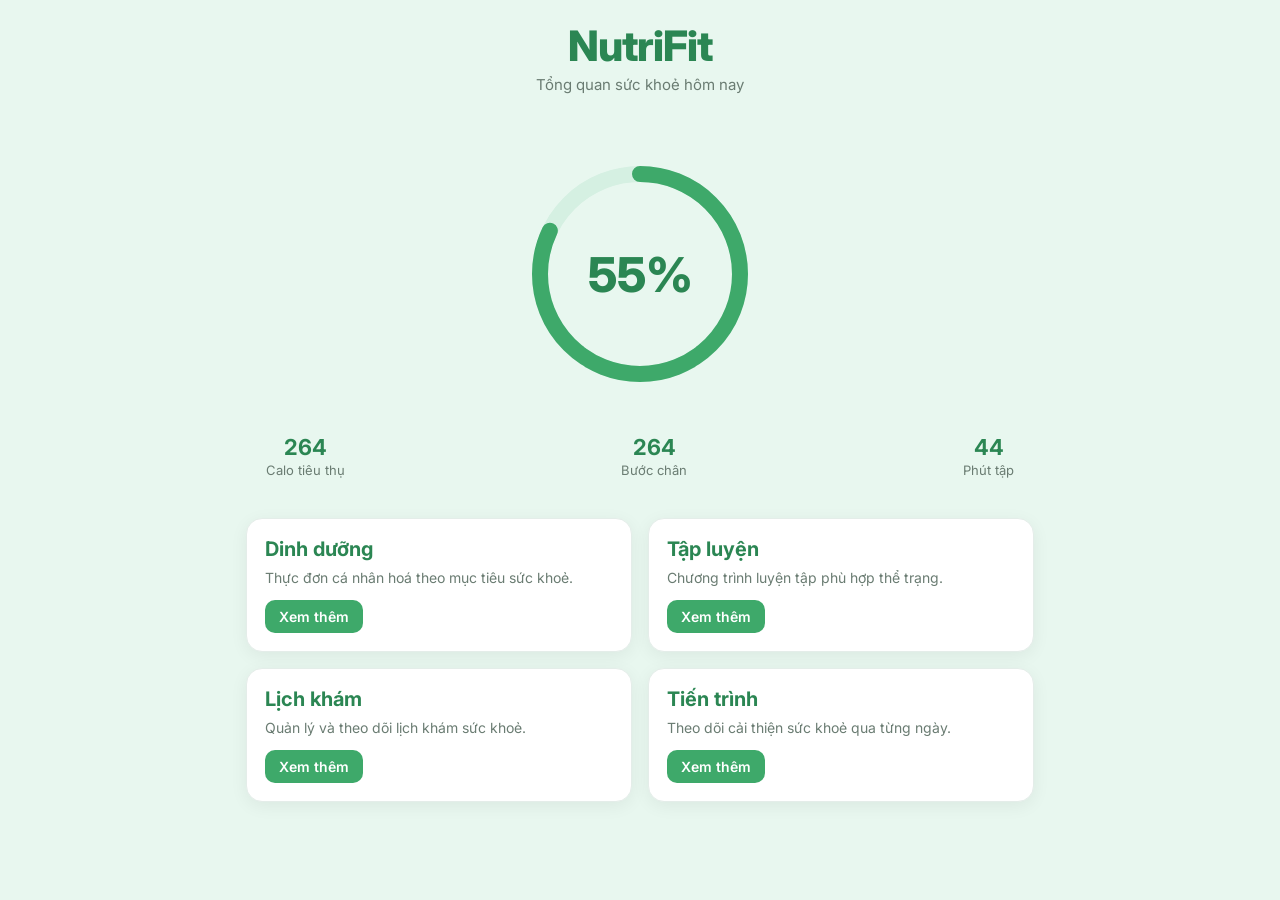
<file: index.html>
<!DOCTYPE html>
<html lang="vi">
<head>
<meta charset="utf-8">
<meta name="viewport" content="width=device-width, initial-scale=1">
<title>NutriFit – Tổng quan sức khoẻ</title>

<link href="https://fonts.googleapis.com/css2?family=Inter:wght@300;400;600;700;800&display=swap" rel="stylesheet">

<style>
:root{
  --green-100:#e8f7ef;
  --green-200:#d5f0e2;
  --green-400:#7ac89a;
  --green-600:#3ea96a;
  --green-700:#2b8653;

  --text:#1f2d26;
  --muted:#6a7c72;
  --card:#ffffff;
  --line:#e4ede9;

  --shadow:0 4px 18px rgba(0,0,0,0.06);
}

*{box-sizing:border-box; margin:0; padding:0;}
body{
  font-family:"Inter", sans-serif;
  background:var(--green-100);
  color:var(--text);
}

/* header */
header{
  padding:20px 16px 10px;
  display:flex;
  flex-direction:column;
  align-items:center;
}
.brand{
  font-size:42px;
  font-weight:800;
  color:var(--green-700);
  letter-spacing:-1px;
}
.subtitle{
  font-size:15px;
  color:var(--muted);
  margin-top:4px;
}

/* main wrapper */
.main{
  padding:20px 16px 40px;
  max-width:820px;
  margin:auto;
}

/* PROGRESS RING */
.ring-box{
  width:260px; height:260px;
  margin:20px auto 30px;
  position:relative;
}
svg{
  width:100%; height:100%;
  transform:rotate(-90deg);
}
.track{
  stroke:var(--green-200);
  stroke-width:16;
}
.progress{
  stroke:var(--green-600);
  stroke-width:16;
  stroke-linecap:round;
  transition:stroke-dashoffset 1.5s ease;
}

/* center text */
.center-text{
  position:absolute;
  top:50%; left:50%;
  transform:translate(-50%,-50%);
  display:flex;
  flex-direction:column;
  align-items:center;
}
.percent{
  font-size:48px;
  font-weight:800;
  color:var(--green-700);
}

/* STATS */
.stats{
  display:flex;
  justify-content:space-between;
  margin-top:16px;
  padding:0 20px;
}
.stat{
  text-align:center;
}
.stat-value{
  font-size:22px;
  font-weight:700;
  color:var(--green-700);
}
.stat-label{
  font-size:13px;
  color:var(--muted);
  margin-top:2px;
}

/* GRID FEATURES */
.grid{
  margin-top:40px;
  display:grid;
  grid-template-columns:repeat(2,1fr);
  gap:16px;
}
.card{
  background:var(--card);
  border-radius:16px;
  padding:18px;
  box-shadow:var(--shadow);
  border:1px solid var(--line);
}
.card h3{
  color:var(--green-700);
  font-size:20px;
  margin-bottom:6px;
}
.card p{
  font-size:14px;
  color:var(--muted);
  line-height:1.5;
  margin-bottom:12px;
}
.btn{
  padding:8px 14px;
  background:var(--green-600);
  color:white;
  font-weight:600;
  border-radius:10px;
  text-decoration:none;
  font-size:14px;
  display:inline-block;
}

@media(max-width:600px){
  .grid{grid-template-columns:1fr;}
  .stats{flex-direction:column; gap:14px;}
}
</style>

</head>
<body>

<header>
  <div class="brand">NutriFit</div>
  <div class="subtitle">Tổng quan sức khoẻ hôm nay</div>
</header>

<div class="main">

  <!-- PROGRESS RING -->
  <div class="ring-box">
    <svg>
      <circle class="track" cx="130" cy="130" r="100" fill="none"/>
      <circle class="progress" cx="130" cy="130" r="100" fill="none"/>
    </svg>

    <div class="center-text">
      <div class="percent" id="percentNum">0%</div>
    </div>
  </div>

  <!-- STATS -->
  <div class="stats">
    <div class="stat">
      <div class="stat-value" id="calories">0</div>
      <div class="stat-label">Calo tiêu thụ</div>
    </div>
    <div class="stat">
      <div class="stat-value" id="steps">0</div>
      <div class="stat-label">Bước chân</div>
    </div>
    <div class="stat">
      <div class="stat-value" id="minutes">0</div>
      <div class="stat-label">Phút tập</div>
    </div>
  </div>

  <!-- FEATURE CARDS -->
  <div class="grid">
    <div class="card">
      <h3>Dinh dưỡng</h3>
      <p>Thực đơn cá nhân hoá theo mục tiêu sức khoẻ.</p>
      <a class="btn" href="nutrition.html">Xem thêm</a>
    </div>

    <div class="card">
      <h3>Tập luyện</h3>
      <p>Chương trình luyện tập phù hợp thể trạng.</p>
      <a class="btn" href="workout.html">Xem thêm</a>
    </div>

    <div class="card">
      <h3>Lịch khám</h3>
      <p>Quản lý và theo dõi lịch khám sức khoẻ.</p>
      <a class="btn" href="my-appointments.html">Xem thêm</a>
    </div>

    <div class="card">
      <h3>Tiến trình</h3>
      <p>Theo dõi cải thiện sức khoẻ qua từng ngày.</p>
      <a class="btn" href="progress.html">Xem thêm</a>
    </div>
  </div>

</div>

<script>
// Progress ring animation
const ring = document.querySelector(".progress");
const radius = 100;
const circumference = 2 * Math.PI * radius;
ring.style.strokeDasharray = circumference;
ring.style.strokeDashoffset = circumference;

const targetPercent = 82; // % hoàn thành

setTimeout(() => {
  const offset = circumference - (targetPercent / 100) * circumference;
  ring.style.strokeDashoffset = offset;
}, 300);

// Animate % number
let p = 0;
const pEl = document.getElementById("percentNum");
const pInterval = setInterval(() => {
  p++;
  pEl.textContent = p + "%";
  if (p >= targetPercent) clearInterval(pInterval);
}, 20);

// Stats counter
function counter(id, target, speed){
  let val = 0;
  const el = document.getElementById(id);
  const t = setInterval(() => {
    val++;
    el.textContent = val.toLocaleString();
    if(val >= target) clearInterval(t);
  }, speed);
}

counter("calories", 1800, 1);
counter("steps", 9500, 1);
counter("minutes", 60, 25);
</script>

</body>
</html>
</file>
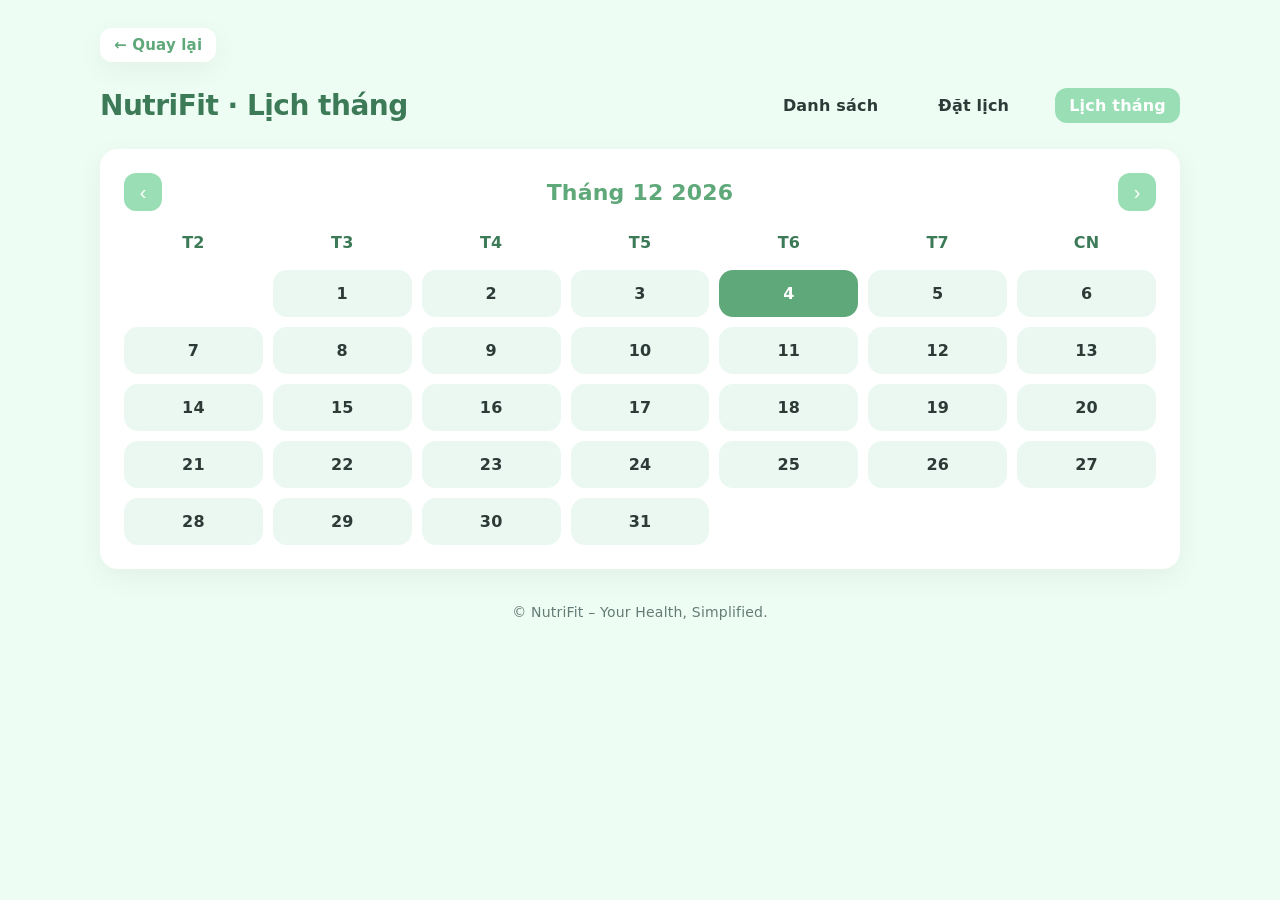
<file: calendar.html>
<!DOCTYPE html>
<html lang="vi">
<head>
  <meta charset="UTF-8" />
  <meta name="viewport" content="width=device-width, initial-scale=1.0" />
  <title>Lịch tháng · NutriFit</title>
  <link rel="stylesheet" href="style.css">
</head>

<body>
  <div class="container">

    <!-- BACK BUTTON -->
    <div class="back-btn" onclick="history.back()">← Quay lại</div>

    <!-- HEADER -->
    <header class="header">
      <div class="brand">NutriFit · Lịch tháng</div>
      <nav class="nav">
        <a href="my-appointments.html">Danh sách</a>
        <a href="book.html">Đặt lịch</a>
        <a href="calendar.html" class="active">Lịch tháng</a>
      </nav>
    </header>

    <!-- CALENDAR WRAPPER -->
    <div class="calendar-card">
      <div class="calendar-header">
        <button id="prev" class="cal-btn">‹</button>
        <div id="monthYear" class="month-title"></div>
        <button id="next" class="cal-btn">›</button>
      </div>

      <div class="calendar-grid" id="calendar"></div>
    </div>

    <footer class="footer">© NutriFit – Your Health, Simplified.</footer>
  </div>

<script>
const monthYearEl = document.getElementById("monthYear");
const calendarEl = document.getElementById("calendar");

let current = new Date();

function renderCalendar() {
  const year = current.getFullYear();
  const month = current.getMonth();

  const firstDay = new Date(year, month, 1).getDay();
  const lastDate = new Date(year, month + 1, 0).getDate();

  const monthNames = ["Tháng 1","Tháng 2","Tháng 3","Tháng 4","Tháng 5","Tháng 6",
                      "Tháng 7","Tháng 8","Tháng 9","Tháng 10","Tháng 11","Tháng 12"];

  monthYearEl.textContent = `${monthNames[month]} ${year}`;

  calendarEl.innerHTML = `
    <div class="dow">T2</div>
    <div class="dow">T3</div>
    <div class="dow">T4</div>
    <div class="dow">T5</div>
    <div class="dow">T6</div>
    <div class="dow">T7</div>
    <div class="dow">CN</div>
  `;

  let blanks = (firstDay + 6) % 7; // Convert Sunday=0 → last
  for (let i = 0; i < blanks; i++) {
    calendarEl.innerHTML += `<div class="day empty"></div>`;
  }

  const today = new Date();
  const todayYMD = `${today.getFullYear()}-${today.getMonth()}-${today.getDate()}`;

  for (let d = 1; d <= lastDate; d++) {
    const isToday = todayYMD === `${year}-${month}-${d}`;

    calendarEl.innerHTML += `
      <div class="day ${isToday ? "today" : ""}">
        ${d}
      </div>`;
  }
}

document.getElementById("prev").onclick = () => {
  current.setMonth(current.getMonth() - 1);
  renderCalendar();
};

document.getElementById("next").onclick = () => {
  current.setMonth(current.getMonth() + 1);
  renderCalendar();
};

renderCalendar();
</script>

</body>
</html>
</file>
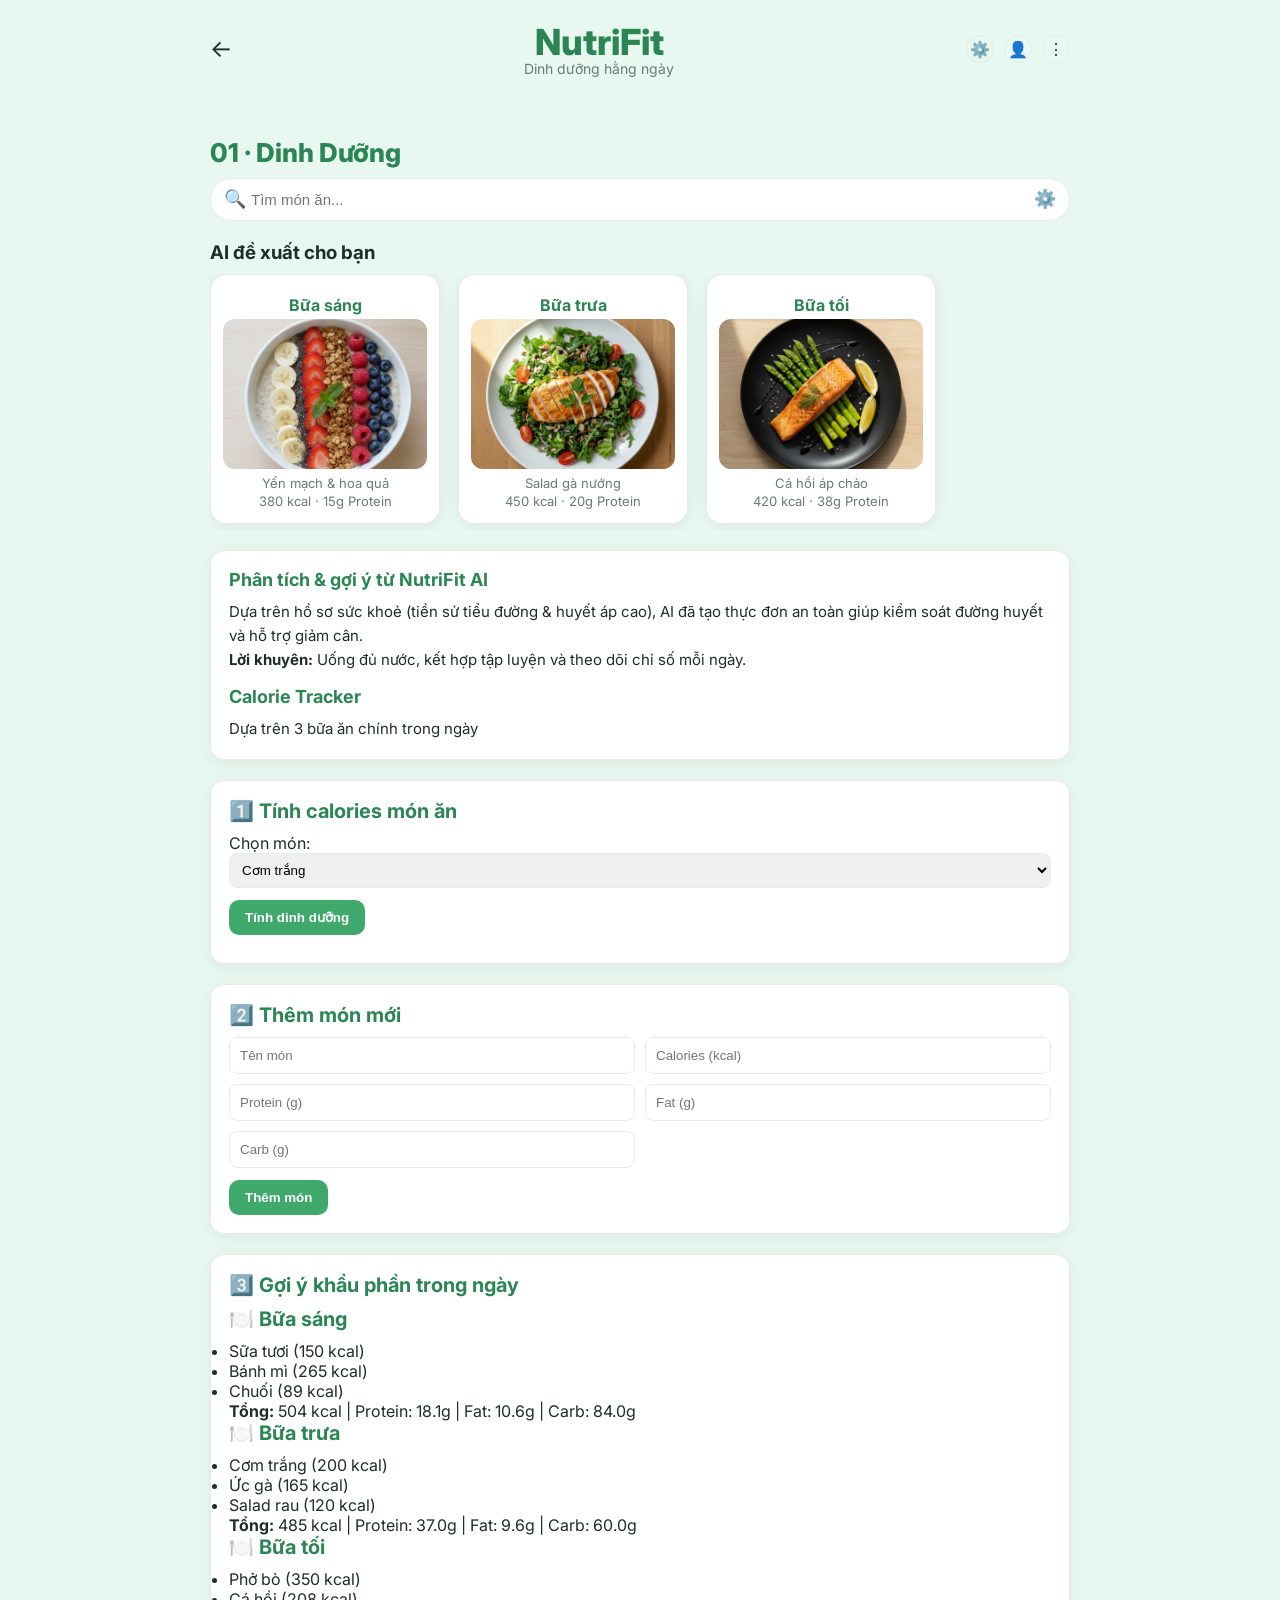
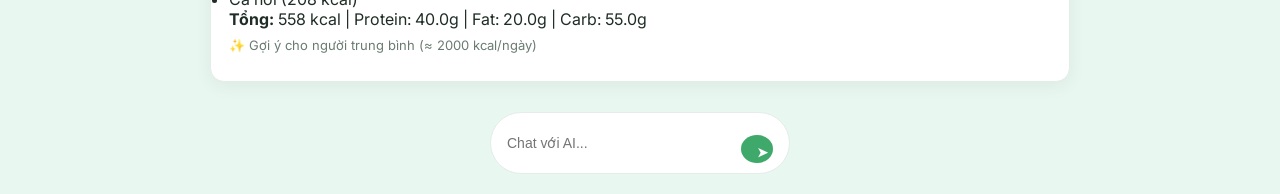
<file: nutrition.html>
<!DOCTYPE html>
<html lang="vi">
<head>
<meta charset="utf-8">
<meta name="viewport" content="width=device-width, initial-scale=1">
<title>NutriFit – Dinh Dưỡng</title>

<link href="https://fonts.googleapis.com/css2?family=Inter:wght@300;400;600;700;800&display=swap" rel="stylesheet">

<style>
:root{
  --green-100:#e8f7ef;
  --green-200:#d5f0e2;
  --green-400:#7ac89a;
  --green-600:#3ea96a;
  --green-700:#2b8653;

  --text:#1f2d26;
  --muted:#6a7c72;
  --card:#ffffff;
  --line:#e4ede9;

  --shadow:0 4px 18px rgba(0,0,0,0.06);
}

*{box-sizing:border-box; margin:0; padding:0;}
body{
  font-family:"Inter", sans-serif;
  background:var(--green-100);
  color:var(--text);
}

.wrap{
  max-width:900px;
  margin:auto;
  padding:20px;
}

/* HEADER */
header{
  display:flex;
  align-items:center;
  justify-content:space-between;
  margin-bottom:20px;
}
.back{
  font-size:24px;
  cursor:pointer;
}
.brand{
  text-align:center;
  flex:1;
}
.brand h1{
  font-size:36px;
  font-weight:800;
  color:var(--green-700);
}
.brand p{
  font-size:14px;
  color:var(--muted);
  margin-top:-4px;
}
.icons{
  display:flex;
  gap:10px;
}
.ico{
  width:28px; height:28px;
  border-radius:50%;
  border:1px solid var(--line);
  display:grid;
  place-items:center;
}

/* SECTION TITLE */
.section-title{
  font-size:26px;
  font-weight:800;
  color:var(--green-700);
  margin:20px 0 10px;
}

/* SEARCH */
.search{
  position:relative;
  margin-bottom:20px;
}
.search input{
  width:100%;
  padding:12px 40px;
  border-radius:999px;
  border:1px solid var(--line);
  font-size:15px;
}
.search .icon{
  position:absolute; left:14px; top:10px; font-size:18px; color:#777;
}
.search .filter{
  position:absolute; right:14px; top:10px; font-size:18px; color:#777;
}

/* MEALS */
.meals{
  display:flex;
  gap:18px;
  overflow-x:auto;
  scrollbar-width:none;
  padding-bottom:6px;
}
.meals::-webkit-scrollbar{display:none;}

.meal{
  flex:0 0 230px;
  background:var(--card);
  border-radius:16px;
  border:1px solid var(--line);
  box-shadow:var(--shadow);
  padding:12px;
  text-align:center;
}
.meal img{
  width:100%;
  height:150px;
  object-fit:cover;
  border-radius:12px;
}
.meal h4{
  margin:8px 0 4px;
  font-size:16px;
  color:var(--green-700);
}
.meal p{
  font-size:13px;
  color:var(--muted);
  margin:2px 0;
}

/* AI SECTION */
.ai-box{
  background:var(--card);
  border:1px solid var(--line);
  border-radius:14px;
  padding:18px;
  margin-top:20px;
  box-shadow:var(--shadow);
}
.ai-box h3{
  margin:0 0 10px;
  font-size:18px;
  color:var(--green-700);
}
.ai-box p{
  font-size:15px;
  line-height:1.6;
}

/* CARDS */
.card{
  background:var(--card);
  border:1px solid var(--line);
  border-radius:14px;
  padding:18px;
  margin-top:20px;
  box-shadow:var(--shadow);
}
.card h3{
  margin-bottom:10px;
  font-size:20px;
  color:var(--green-700);
}

/* GRID INPUTS */
.grid{
  display:grid;
  grid-template-columns:repeat(2,1fr);
  gap:10px;
}
.grid input{
  padding:10px;
  border:1px solid var(--line);
  border-radius:8px;
}

/* BUTTON */
button{
  margin-top:12px;
  padding:10px 16px;
  background:var(--green-600);
  border:none;
  color:white;
  font-weight:600;
  border-radius:10px;
  cursor:pointer;
}

/* RESULT */
.result{
  margin-top:10px;
  font-size:15px;
  color:var(--text);
}

/* CHATBOX */
.chatbox{
  margin:30px auto 0;
  max-width:300px;
  padding:10px 16px;
  border:1px solid var(--line);
  border-radius:999px;
  display:flex;
  gap:10px;
  background:white;
}
.chatbox input{
  flex:1;
  border:none;
  outline:none;
  font-size:14px;
}
.send{
  background:var(--green-600);
  color:white;
  border:none;
  border-radius:50%;
  width:28px; height:28px;
  display:grid; place-items:center;
}
</style>
</head>

<body>

<header class="wrap">
  <div class="back" onclick="history.back()">←</div>

  <div class="brand">
    <h1>NutriFit</h1>
    <p>Dinh dưỡng hằng ngày</p>
  </div>

  <div class="icons">
    <div class="ico">⚙️</div>
    <div class="ico">👤</div>
    <div class="ico">⋮</div>
  </div>
</header>

<main class="wrap">

  <div class="section-title">01 · Dinh Dưỡng</div>

  <!-- SEARCH -->
  <div class="search">
    <span class="icon">🔍</span>
    <input type="text" placeholder="Tìm món ăn...">
    <span class="filter">⚙️</span>
  </div>

  <h3 style="margin:10px 0;">AI đề xuất cho bạn</h3>

  <!-- MEAL CARDS -->
  <div class="meals">
    <div class="meal">
      <h4>Bữa sáng</h4>
      <img src="anh 1.png">
      <p>Yến mạch & hoa quả</p>
      <p>380 kcal · 15g Protein</p>
    </div>

    <div class="meal">
      <h4>Bữa trưa</h4>
      <img src="anh 2.png">
      <p>Salad gà nướng</p>
      <p>450 kcal · 20g Protein</p>
    </div>

    <div class="meal">
      <h4>Bữa tối</h4>
      <img src="anh 3.png">
      <p>Cá hồi áp chảo</p>
      <p>420 kcal · 38g Protein</p>
    </div>
  </div>

  <!-- AI NUTRITION ADVICE -->
  <div class="ai-box">
    <h3>Phân tích & gợi ý từ NutriFit AI</h3>
    <p>Dựa trên hồ sơ sức khoẻ (tiền sử tiểu đường & huyết áp cao), AI đã tạo thực đơn an toàn giúp kiểm soát đường huyết và hỗ trợ giảm cân.</p>
    <p><strong>Lời khuyên:</strong> Uống đủ nước, kết hợp tập luyện và theo dõi chỉ số mỗi ngày.</p>

    <h3 style="margin-top:14px;">Calorie Tracker</h3>
    <p>Dựa trên 3 bữa ăn chính trong ngày</p>
  </div>

  <!-- SECTION 1 -->
  <section class="card">
    <h3>1️⃣ Tính calories món ăn</h3>
    <label>Chọn món:</label>
    <select id="foodSelect" style="padding:8px; width:100%; border:1px solid var(--line); border-radius:8px;"></select>

    <button id="btnCalc">Tính dinh dưỡng</button>
    <div id="result" class="result"></div>
  </section>

  <!-- SECTION 2 -->
  <section class="card">
    <h3>2️⃣ Thêm món mới</h3>
    <div class="grid">
      <input id="newName" placeholder="Tên món">
      <input id="newCal" type="number" placeholder="Calories (kcal)">
      <input id="newProtein" type="number" placeholder="Protein (g)">
      <input id="newFat" type="number" placeholder="Fat (g)">
      <input id="newCarb" type="number" placeholder="Carb (g)">
    </div>

    <button id="btnAdd">Thêm món</button>
  </section>

  <!-- SECTION 3 -->
  <section class="card">
    <h3>3️⃣ Gợi ý khẩu phần trong ngày</h3>
    <div id="mealPlans"></div>
    <p class="hint" style="margin-top:8px; font-size:13px; color:var(--muted);">✨ Gợi ý cho người trung bình (≈ 2000 kcal/ngày)</p>
    <div id="dailySummary" class="result"></div>
  </section>

  <!-- CHATBOX -->
  <div class="chatbox">
    <input type="text" placeholder="Chat với AI...">
    <button class="send">➤</button>
  </div>

</main>

<script src="script.js"></script>

</body>
</html>
</file>
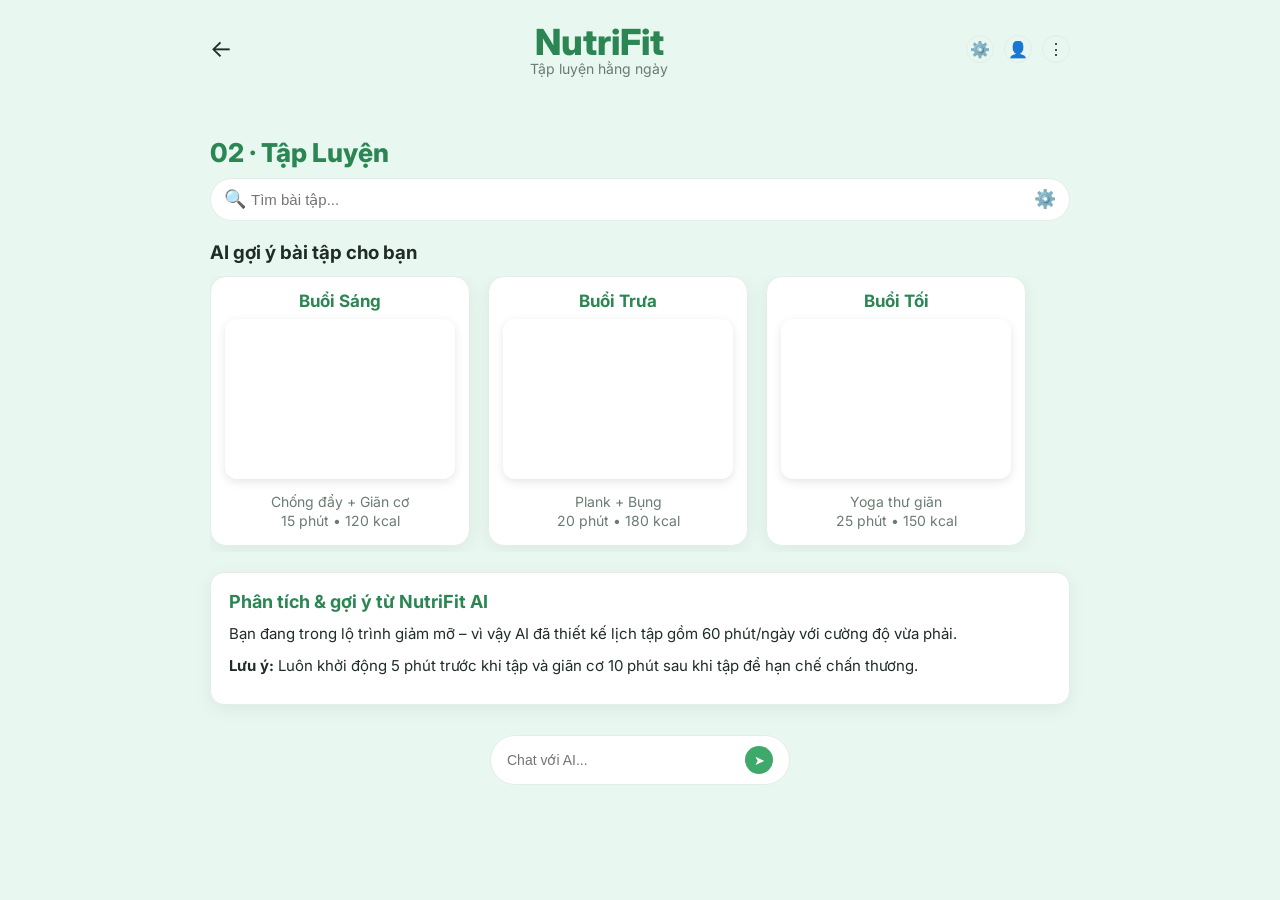
<file: workout.html>
<!DOCTYPE html>
<html lang="vi">
<head>
<meta charset="utf-8">
<meta name="viewport" content="width=device-width, initial-scale=1">
<title>NutriFit – Tập Luyện</title>

<link href="https://fonts.googleapis.com/css2?family=Inter:wght@300;400;600;700;800&display=swap" rel="stylesheet">

<style>
:root{
  --green-100:#e8f7ef;
  --green-200:#d5f0e2;
  --green-400:#7ac89a;
  --green-600:#3ea96a;
  --green-700:#2b8653;

  --text:#1f2d26;
  --muted:#6a7c72;
  --card:#ffffff;
  --line:#e4ede9;

  --shadow:0 4px 18px rgba(0,0,0,0.06);
}

*{box-sizing:border-box;margin:0;padding:0;}
body{
  font-family:"Inter", sans-serif;
  background:var(--green-100);
  color:var(--text);
}

.wrap{
  max-width:900px;
  margin:auto;
  padding:20px;
}

/* HEADER ------------------------------------------------ */
header{
  display:flex;
  align-items:center;
  justify-content:space-between;
  margin-bottom:20px;
}

.back{
  font-size:24px;
  cursor:pointer;
}

.brand{
  text-align:center;
  flex:1;
}

.brand h1{
  font-size:36px;
  font-weight:800;
  color:var(--green-700);
}

.brand p{
  font-size:14px;
  color:var(--muted);
  margin-top:-4px;
}

.icons{
  display:flex;
  gap:10px;
}

.ico{
  width:28px;
  height:28px;
  border-radius:50%;
  border:1px solid var(--line);
  display:grid;
  place-items:center;
}

/* SECTION TITLE ----------------------------------------- */
.section-title{
  font-size:26px;
  font-weight:800;
  color:var(--green-700);
  margin:20px 0 10px;
}

/* SEARCH -------------------------------------------------- */
.search{
  position:relative;
  margin-bottom:20px;
}

.search input{
  width:100%;
  padding:12px 40px;
  border-radius:999px;
  border:1px solid var(--line);
  font-size:15px;
  background:white;
}

.search .icon{
  position:absolute;
  left:14px; top:10px;
  font-size:18px;
  color:#777;
}

.search .filter{
  position:absolute;
  right:14px; top:10px;
  font-size:18px;
  color:#777;
}

/* EXERCISE CARDS ---------------------------------------- */
.exercises{
  display:flex;
  gap:18px;
  overflow-x:auto;
  scrollbar-width:none;
  padding-bottom:6px;
}
.exercises::-webkit-scrollbar{display:none;}

.exercise{
  flex:0 0 260px;
  background:var(--card);
  border-radius:16px;
  border:1px solid var(--line);
  padding:14px;
  box-shadow:var(--shadow);
}

.exercise h4{
  text-align:center;
  font-size:17px;
  font-weight:700;
  margin-bottom:8px;
  color:var(--green-700);
}

.exercise iframe{
  width:100%;
  height:160px;
  border:none;
  border-radius:12px;
  box-shadow:0 3px 10px rgba(0,0,0,0.1);
  margin-bottom:8px;
}

.exercise p{
  text-align:center;
  font-size:14px;
  color:var(--muted);
  margin:2px 0;
}

/* AI BOX -------------------------------------------------- */
.ai-box{
  background:var(--card);
  border:1px solid var(--line);
  border-radius:14px;
  padding:18px;
  margin-top:20px;
  box-shadow:var(--shadow);
}

.ai-box h3{
  margin-bottom:10px;
  font-size:18px;
  color:var(--green-700);
}

.ai-box p{
  font-size:15px;
  line-height:1.6;
  color:var(--text);
  margin-bottom:8px;
}

/* CHATBOX ------------------------------------------------ */
.chatbox{
  margin:30px auto 0;
  max-width:300px;
  padding:10px 16px;
  border:1px solid var(--line);
  border-radius:999px;
  display:flex;
  gap:10px;
  background:white;
}

.chatbox input{
  flex:1;
  border:none;
  outline:none;
  font-size:14px;
}

.send{
  background:var(--green-600);
  color:white;
  border:none;
  border-radius:50%;
  width:28px;
  height:28px;
  display:grid;
  place-items:center;
  cursor:pointer;
}
</style>
</head>

<body>

<header class="wrap">
  <div class="back" onclick="history.back()">←</div>

  <div class="brand">
    <h1>NutriFit</h1>
    <p>Tập luyện hằng ngày</p>
  </div>

  <div class="icons">
    <div class="ico">⚙️</div>
    <div class="ico">👤</div>
    <div class="ico">⋮</div>
  </div>
</header>

<main class="wrap">

  <div class="section-title">02 · Tập Luyện</div>

  <!-- SEARCH -->
  <div class="search">
    <span class="icon">🔍</span>
    <input type="text" placeholder="Tìm bài tập...">
    <span class="filter">⚙️</span>
  </div>

  <h3 style="margin-bottom:12px;">AI gợi ý bài tập cho bạn</h3>

  <!-- WORKOUT CARDS ------------------------------------------------ -->
  <div class="exercises">

    <!-- Sáng -->
    <div class="exercise">
      <h4>Buổi Sáng</h4>
      <iframe src="https://www.youtube.com/embed/WDIpL0pjun0" allowfullscreen></iframe>
      <p>Chống đẩy + Giãn cơ</p>
      <p>15 phút • 120 kcal</p>
    </div>

    <!-- Trưa -->
    <div class="exercise">
      <h4>Buổi Trưa</h4>
      <iframe src="https://www.youtube.com/embed/HmvTI9ozGFk" allowfullscreen></iframe>
      <p>Plank + Bụng</p>
      <p>20 phút • 180 kcal</p>
    </div>

    <!-- Tối -->
    <div class="exercise">
      <h4>Buổi Tối</h4>
      <iframe src="https://www.youtube.com/embed/6qg3r4zZE_k" allowfullscreen></iframe>
      <p>Yoga thư giãn</p>
      <p>25 phút • 150 kcal</p>
    </div>

  </div>

  <!-- AI COMMENT ---------------------------------------------------- -->
  <div class="ai-box">
    <h3>Phân tích & gợi ý từ NutriFit AI</h3>
    <p>Bạn đang trong lộ trình giảm mỡ – vì vậy AI đã thiết kế lịch tập gồm 60 phút/ngày với cường độ vừa phải.</p>
    <p><strong>Lưu ý:</strong> Luôn khởi động 5 phút trước khi tập và giãn cơ 10 phút sau khi tập để hạn chế chấn thương.</p>
  </div>

  <!-- CHATBOX ------------------------------------------------------- -->
  <div class="chatbox">
    <input type="text" placeholder="Chat với AI...">
    <button class="send">➤</button>
  </div>

</main>
</body>
</html>
</file>
<file: style.css>
/* ============================================================
   NUTRIFIT — PREMIUM HEALTH APP UI (Pastel Green Edition)
   ============================================================ */

/* ---- ROOT COLORS ---- */
:root {
  --green: #9adeb5;
  --green-soft: #eaf8f1;
  --green-dark: #5fa87a;
  --green-deep: #3c7a58;

  --text-main: #2d3b38;
  --text-light: #647b76;

  --white: #ffffff;
  --radius: 16px;
  --shadow: 0 8px 28px rgba(0, 0, 0, 0.05);

  font-family: "Nunito", "Inter", sans-serif;
}

/* ---- GLOBAL ---- */
body {
  margin: 0;
  padding: 0;
  background: var(--green-soft);
  color: var(--text-main);
  font-weight: 500;
  letter-spacing: 0.2px;
}

.container {
  max-width: 1080px;
  margin: auto;
  padding: 28px 18px;
}

/* ---- BEAUTIFUL BACK BUTTON ---- */
.back-btn {
  display: inline-flex;
  align-items: center;
  gap: 6px;
  padding: 8px 14px;
  background: var(--white);
  border-radius: 12px;
  color: var(--green-dark);
  font-size: 15px;
  font-weight: 600;
  cursor: pointer;
  box-shadow: var(--shadow);
  transition: 0.25s ease;
  user-select: none;
}

.back-btn:hover {
  background: var(--green);
  color: var(--white);
  transform: translateY(-1px);
}

/* ---- HEADER ---- */
.header {
  display: flex;
  align-items: center;
  justify-content: space-between;
  margin: 26px 0;
}

.brand {
  font-size: 28px;
  font-weight: 800;
  color: var(--green-deep);
  letter-spacing: -0.5px;
}

/* ---- NAVIGATION ---- */
.nav a {
  text-decoration: none;
  margin-left: 20px;
  padding: 8px 14px;
  border-radius: 12px;
  font-weight: 600;
  color: var(--text-main);
  transition: 0.25s;
}

.nav a:hover,
.nav a.active {
  background: var(--green);
  color: var(--white);
}

/* ---- CARD ---- */
.card {
  background: var(--white);
  padding: 24px;
  border-radius: var(--radius);
  box-shadow: var(--shadow);
  transition: 0.2s;
}

.card:hover {
  transform: translateY(-2px);
}

/* ---- SECTION TITLE ---- */
.section-title {
  font-size: 20px;
  font-weight: 700;
  margin-bottom: 16px;
  color: var(--green-deep);
}

/* ---- LABEL ---- */
.label {
  margin: 14px 0 6px;
  font-size: 15px;
  font-weight: 600;
  color: var(--text-light);
}

/* ---- INPUT + SELECT + TEXTAREA ---- */
.input {
  width: 100%;
  padding: 14px;
  border-radius: 14px;
  border: 1px solid #d4e6dd;
  background: #f9fffc;
  font-size: 15px;
  transition: 0.25s;
}

.input:focus {
  border-color: var(--green-dark);
  background: var(--white);
  box-shadow: 0 0 0 3px rgba(159, 222, 180, 0.35);
}

/* ---- GRID ---- */
.grid {
  display: grid;
  gap: 24px;
}

.grid-2 {
  grid-template-columns: 1fr 1fr;
}

@media (max-width: 820px) {
  .grid-2 {
    grid-template-columns: 1fr;
  }
}

/* ---- BUTTONS ---- */
.btn-row {
  display: flex;
  gap: 12px;
  margin-top: 20px;
}

.btn {
  flex: 1;
  padding: 14px 20px;
  border-radius: 14px;
  font-size: 16px;
  border: none;
  cursor: pointer;
  font-weight: 700;
  transition: 0.25s;
}

.btn.primary {
  background: var(--green-dark);
  color: white;
}

.btn.primary:hover {
  background: var(--green-deep);
  transform: translateY(-2px);
}

.btn.outline {
  background: white;
  border: 2px solid var(--green-dark);
  color: var(--green-dark);
}

.btn.outline:hover {
  background: var(--green);
  color: white;
  transform: translateY(-2px);
}

/* ---- TIPS ---- */
.tips li {
  margin-bottom: 10px;
  font-size: 15px;
  color: var(--text-light);
}

/* ---- FOOTER ---- */
.footer {
  margin-top: 35px;
  text-align: center;
  color: var(--text-light);
  font-size: 14px;
}
/* ---- LIST EMPTY STATE ---- */
.empty {
  text-align: center;
  background: white;
  padding: 40px;
  border-radius: 18px;
  box-shadow: var(--shadow);
}

.empty-img {
  width: 110px;
  opacity: 0.8;
  margin-bottom: 14px;
}

/* ---- APPOINTMENT CARD ---- */
.appt-list {
  display: flex;
  flex-direction: column;
  gap: 20px;
}

.appt-card {
  background: white;
  padding: 22px;
  border-radius: 18px;
  display: flex;
  justify-content: space-between;
  gap: 14px;
  align-items: center;
  box-shadow: var(--shadow);
  transition: 0.25s;
}

.appt-card:hover {
  transform: translateY(-2px);
}

/* LEFT INFO */
.appt-info {
  display: flex;
  gap: 20px;
  align-items: flex-start;
}

.appt-date {
  background: var(--green);
  color: white;
  padding: 14px 16px;
  border-radius: 14px;
  text-align: center;
  min-width: 90px;
}

.date-main {
  font-size: 18px;
  font-weight: 800;
}

.time {
  font-size: 14px;
  margin-top: 4px;
  opacity: 0.9;
}

/* RIGHT INFO */
.appt-detail .type {
  font-size: 17px;
  font-weight: 700;
  color: var(--green-deep);
}

.provider, .note {
  font-size: 14px;
  color: var(--text-light);
  margin-top: 6px;
}

/* ACTIONS */
.appt-actions {
  display: flex;
  align-items: center;
}

.appt-actions .btn {
  width: 90px;
}
.header {
  display: flex;
  justify-content: space-between;
  align-items: center;
  flex-wrap: nowrap;
  gap: 12px;
}

.nav {
  display: flex;
  gap: 12px;
  white-space: nowrap;
}
/* ==== CALENDAR CARD ==== */
.calendar-card {
  background: white;
  padding: 24px;
  border-radius: 18px;
  box-shadow: var(--shadow);
  margin-top: 20px;
}

/* ==== HEADER ==== */
.calendar-header {
  display: flex;
  justify-content: space-between;
  align-items: center;
}

.month-title {
  font-size: 22px;
  font-weight: 700;
  color: var(--green-dark);
}

.cal-btn {
  background: var(--green);
  border: none;
  color: white;
  font-size: 20px;
  width: 38px;
  height: 38px;
  border-radius: 12px;
  cursor: pointer;
  transition: 0.25s;
}
.cal-btn:hover {
  background: var(--green-dark);
}

/* ==== GRID ==== */
.calendar-grid {
  margin-top: 22px;
  display: grid;
  gap: 10px;
  grid-template-columns: repeat(7, 1fr);
}

.dow {
  text-align: center;
  font-weight: 700;
  color: var(--green-deep);
  padding-bottom: 8px;
}

.day {
  background: var(--green-soft);
  text-align: center;
  padding: 14px 0;
  border-radius: 14px;
  font-weight: 600;
  color: var(--text-main);
  transition: 0.25s;
}
.day:hover {
  background: var(--green);
  color: white;
  transform: translateY(-2px);
}

.day.today {
  background: var(--green-dark);
  color: white;
}

.day.empty {
  background: transparent;
  box-shadow: none;
}
/* Vòng tiến độ có animation */
.ring{
  width:320px; height:320px;
  border-radius:50%;
  position:relative;
  display:flex; align-items:center; justify-content:center;
  background:conic-gradient(var(--green-dark) 0%, var(--green-light) 0%);
  box-shadow:0 6px 16px rgba(0,0,0,.08);
  transition:background 1s ease;
}

/* Lỗ bên trong */
.ring::before{
  content:"";
  position:absolute;
  inset:26px;
  background:white;
  border-radius:50%;
  box-shadow:inset 0 0 0 2px var(--green-light);
}

/* Nút chỉ tiến độ */
.notch{
  width:16px;height:16px;
  background:var(--green-dark);
  border-radius:50%;
  position:absolute;
  top:-10px; left:50%;
  transform:translateX(-50%);
  box-shadow:0 0 0 8px var(--green-light);
  opacity:0;
  animation:fadeIn .5s ease forwards 1.2s;
}

@keyframes fadeIn {
  to { opacity: 1; }
}
/* --- REPLACE / ADD THESE RULES --- */

/* ensure ring wrapper preserves stacking context */
.nf-ring{
  width:260px;
  height:260px;
  display:grid;
  place-items:center;
  position:relative;
  /* keep existing visual styles (if you had them) */
  /* background & box-shadow handled in main CSS */
}

/* CENTER CIRCLE: use flex column so percent and label stack and center perfectly */
.nf-ring .nf-center{
  position:absolute;
  width:170px;
  height:170px;
  border-radius:50%;
  background:var(--nf-card);
  display:flex;
  flex-direction:column;      /* stack percent above label */
  align-items:center;         /* horizontal centering */
  justify-content:center;     /* vertical centering */
  gap:6px;
  z-index:2;                  /* ensure sits above svg strokes */
  box-shadow:0 8px 18px rgba(15,35,30,0.06);
  text-align:center;
  padding:8px 10px;
}

/* Percent number */
.nf-ring .nf-center .nf-percent{
  font-size:44px;
  font-weight:800;
  color:var(--nf-green-600);
  line-height:1;
  margin:0;
  transform:translateY(-2px); /* tiny optical nudge */
}

/* Label under percent */
.nf-ring .nf-center .nf-label{
  font-size:13px;
  color:var(--nf-muted);
  margin:0;
  opacity:0.95;
  letter-spacing:0.1px;
  white-space:normal;
}

/* Responsive tweak: reduce sizes on small screens */
@media (max-width:420px){
  .nf-ring{ width:220px; height:220px; }
  .nf-ring .nf-center{ width:140px; height:140px; }
  .nf-ring .nf-center .nf-percent{ font-size:34px; }
  .nf-ring .nf-center .nf-label{ font-size:12px; }
}
:root{
  --bg:#eefdf4; /* nền pastel xanh lá */
  --card:#ffffff;
  --accent:#26a165;
  --line:#d9e8dd;
  --text:#0f1f17;
  --muted:#678579;
}
body{
  margin:0;
  background:var(--bg);
  color:var(--text);
  font-family:Inter,system-ui;
}
.card{
  background:var(--card);
  border:1px solid var(--line);
  border-radius:16px;
  padding:18px;
}
</file>
